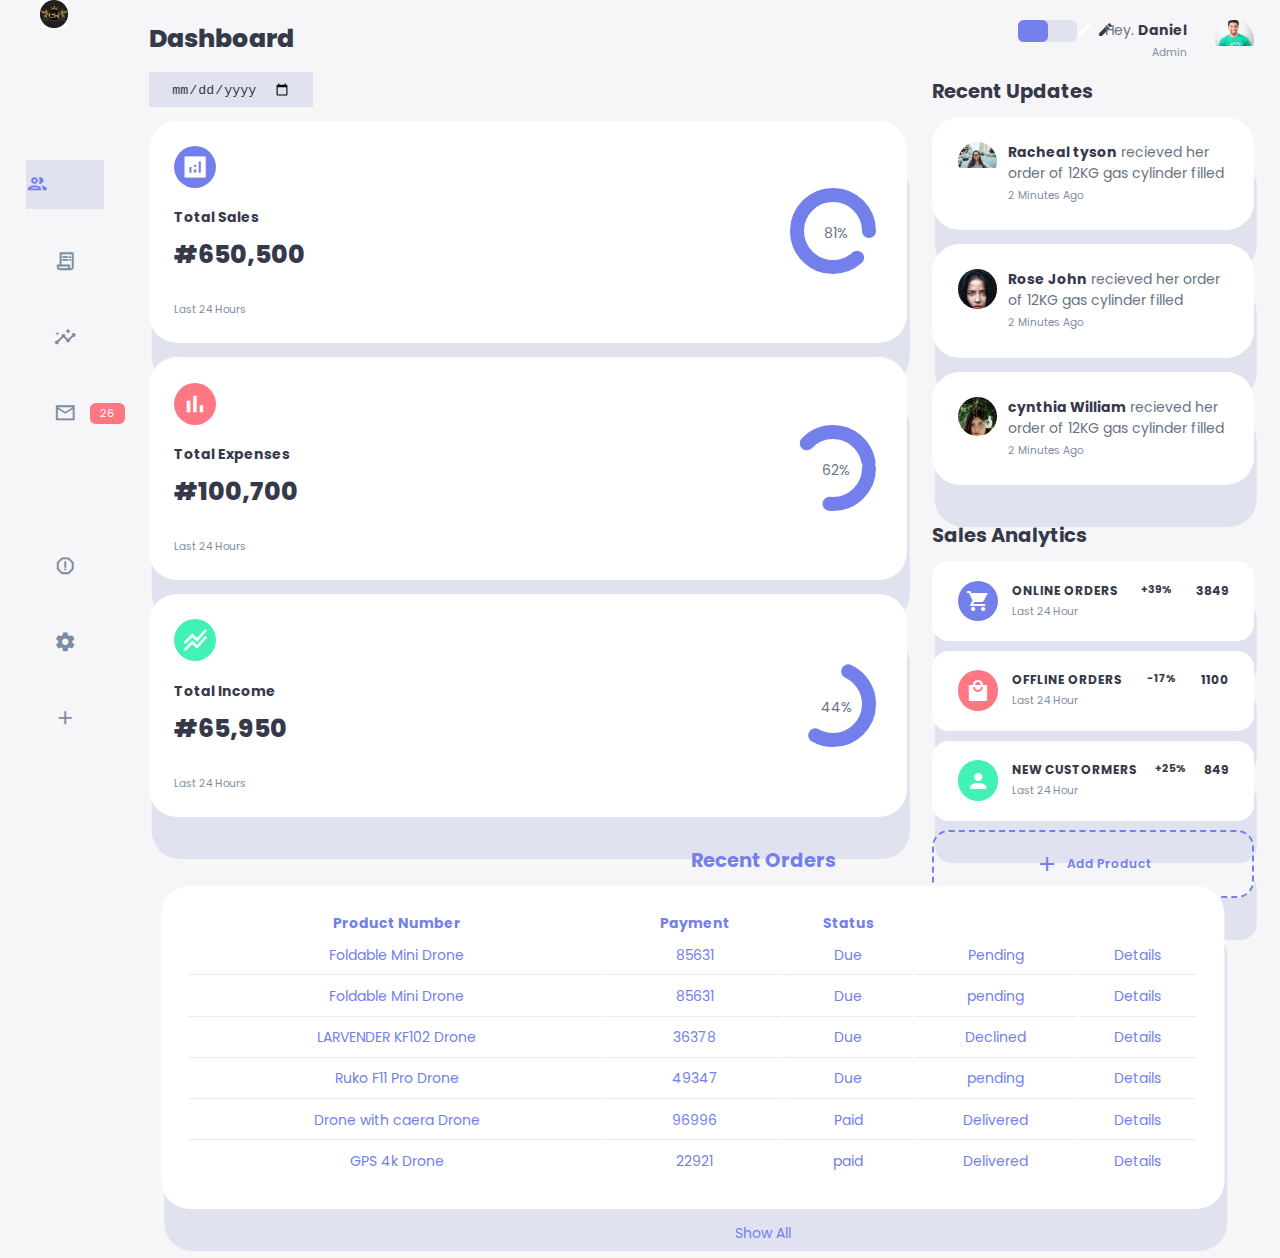
<file: admin.html>
<!DOCTYPE html>
<html lang="en">
<head>
    <meta charset="UTF-8">
    <meta name="viewport" content="width=device-width, initial-scale=1.0">
    <title>Admin</title>
    <!---material icon-->
    <link href="https://fonts.googleapis.com/icon?family=Material+Icons+Sharp"
      rel="stylesheet">
      <!--css link -->
    <link rel="stylesheet" href="styles.css">

    <!--favicon-->
    <link rel="/apple-touch-icon" sizes="180x180" href="/New Folder/apple-touch-icon.png" />
    <link rel="icon" type="image/png" sizes="32x32" href="/New Folder/favicon-32x32.png" />
    <link rel="icon" type="image/png" sizes="16x16" href="/New Folder/favicon-16x16.png" />
    <link rel="manifest" href="/New Folder/site.webmanifest" />
    <link rel="mask-icon" href="/New Folder/safari-pinned-tab.svg" color="#5bbad5" />
    <meta name="msapplication-TileColor" content="#da532c" />
    <meta name="theme-color" content="#ffffff" />
</head>
<body>

    <div class="container">
        <aside>
            <div class="top">
                <div class="logo">
                    <img src="images/img.jpg" alt="">
                    <h2>Christo <span class="danger">Admin</span></h2>

                </div>
                  <div class="close" id="close-btn">
                    <span class="material-icons-sharp">close</span>

                  </div>
            </div>
            <div class="sidebar">
                <a href="#">
                    <span class="material-icons-sharp">grid_view</span>
                    <h3>Dashboard</h3>
                </a>

                <a href="#"  class="active">
                   <span class="material-icons-sharp">people_outline</span>
                    <h3>Custormers</h3>
                </a>
                <a href="#">
                    <span class="material-icons-sharp">receipt_long</span>
                    <h3>Orders</h3>
                </a>
                
                <a href="#">
                    <span class="material-icons-sharp">insights</span>
                    <h3>Analytics</h3>
                </a>
                
                <a href="#">
                    <span class="material-icons-sharp">mail_outline</span>
                    <h3>Messages</h3>
                    <span class="message-count">26</span>
                </a>
                <a href="#">
                    <span class="material-icons-sharp">inventory</span>
                    <h3>Products</h3>
                </a>
                <a href="#">
                    <span class="material-icons-sharp">report_gmailerrorred</span>
                    <h3>Reports</h3>
                </a>
                <a href="#">
                    <span class="material-icons-sharp">settings</span>
                    <h3>Settings</h3>
                    </a>
                    <a href="#">
                    <span class="material-icons-sharp">add</span>
                    <h3>Add Product</h3>
                </a>
                <a href="#">
                    <span class="material-icons-sharp">logout</span>
                    <h3>Logout</h3>
                    </a>
            </div>
        </aside>

        <!--END OF ASIDE-->

        <main>
            <h1>Dashboard</h1>

            <div class="date">
                <input type="date">
            </div>
            <div class="insights">
                <div class="sales">
                   <span class="material-icons-sharp">analytics</span> 
                   <div class="middle">
                    <div class="left">
                        <h3>Total Sales</h3>
                        <h1>#650,500</h1>

                    </div>
                    <div class="progress">
                        <svg>
                            <circle cx="38" cy="38" r="36"></circle>
                        </svg>

                        <div class="number">
                            <p>81%</p>
                        </div>

                    </div>
                   </div>
                   <small class="text-muted">Last 24 Hours</small>
                </div>
                     <!--END OF SALES-->

                     <div class="expenses">
                   <span class="material-icons-sharp">bar_chart</span> 
                   <div class="middle">
                    <div class="left">
                        <h3>Total Expenses</h3>
                        <h1>#100,700</h1>

                    </div>
                    <div class="progress">
                        <svg>
                            <circle cx="38" cy="38" r="36"></circle>
                        </svg>

                        <div class="number">
                            <p>62%</p>
                        </div>

                    </div>
                   </div>
                   <small class="text-muted">Last 24 Hours</small>
                </div>
                     <!--END OF EXPENSES-->
                     <div class="income">
                   <span class="material-icons-sharp">stacked_line_chart</span> 
                   <div class="middle">
                    <div class="left">
                        <h3>Total Income</h3>
                        <h1>#65,950</h1>

                    </div>
                    <div class="progress">
                        <svg>
                            <circle cx="38" cy="38" r="36"></circle>
                        </svg>

                        <div class="number">
                            <p>44%</p>
                        </div>

                    </div>
                   </div>
                   <small class="text-muted">Last 24 Hours</small>
                </div>
                </div>
                
                     <!--END OF INCOME-->
                     <!--ENd OF INSIGHTS-->
         <div class="recent-orders">
         <h2>Recent Orders</h2>
         <table>
            <thead>
                <tr>
                  <th>Product Name</th>
                  <th>Product Number</th>
                  <th>Payment</th>
                  <th>Status</th>
                  <th></th>
                </tr>
            </thead>

            <tbody>
                <tr>
                    <td>Foldable Mini Drone</td>
                    <td>85631</td>
                    <td>Due</td>
                    <td class="warning">Pending</td>
                    <td class="primary">Details</td>
                </tr>
                  
            </tbody>
         </table>
         <a href="#">Show All</a>


                
                        
            
      
           
    </div>

    
         


        </main>


        <!--end of main-->
        <div class="right">
            <div class="top">
                <button id="menu-btn">
                    <span class="material-icons-sharp">menu</span>

                </button>
                <div class="theme-toggler">
                    <span class="material-icons-sharp active">light_mode</span>
                    <span class="material-icons-sharp">dark_mode</span>
                </div>
                <div class="profile">
                    <div class="info">
                        <p>Hey. <b>Daniel</b></p>
                        <small class="text-muted">Admin</small>

                    </div>
                    <div class="profile-photo">
                        <img src="images/profile 6.jpeg" alt="">
                    </div>
                </div>
            </div>
            <!----end of top-->
            <div class="recent-updates ">
                <h2>Recent Updates</h2>
                <div class="updates  ups">
                    <div class="update">
                        <div class="profile-photo">
                            <img src="images/profile 5.jpeg" alt="">
                        </div>
                        <div class="message">
                            <p><b>Racheal tyson</b> recieved her order of 12KG gas cylinder filled</p>
                            <small class="text-muted">2 Minutes Ago</small>
                        </div>
                    </div>

                      <div class="recent-updates">
                
                <div class="updates ups">
                    <div class="update">
                        <div class="profile-photo">
                            <img src="images/profile 4.jpeg" alt="">
                        </div>
                        <div class="message">
                            <p><b>Rose John</b> recieved her order of 12KG gas cylinder filled</p>
                            <small class="text-muted">2 Minutes Ago</small>
                        </div>
                    </div>
                      <div class="recent-updates">
                
                  <div class="updates ups">
                    <div class="update">
                        <div class="profile-photo">
                            <img src="images/profile 3.jpeg" alt="">
                        </div>
                        <div class="message">
                            <p><b>cynthia William</b> recieved her order of 12KG gas cylinder filled</p>
                            <small class="text-muted">2 Minutes Ago</small>
                        </div>
                    </div>
                </div>
            </div>
            <!-------end of recent updates-->

            <div class="sales-analytics">
                <h2>Sales Analytics</h2>
                <div class="item online">
                    <div class="icon">
                        <span class="material-icons-sharp">shopping_cart
                      </span>
                    </div>
                    <div class="right">
                        <div class="info">
                            <h3>ONLINE ORDERS</h3>
                        <small class="text-muted">Last 24 Hour</small>
                        </div>
                        <h5 class="success">+39%</h5>
                        <h3>3849</h3>
                    </div>

                </div>
                <div class="item offline">
                    <div class="icon ">
                        <span class="material-icons-sharp">local_mall
                    </span>                   
                    </div>
                    <div class="right">
                        <div class="info">
                            <h3>OFFLINE ORDERS</h3>
                        <small class="text-muted">Last 24 Hour</small>
                        </div>
                        <h5 class="danger">-17%</h5>
                        <h3>1100</h3>
                    </div>

                </div>
                <div class="item custormers">
                    <div class="icon">
                        <span class="material-icons-sharp">person
                       </span>
                    </div>
                    <div class="right">
                        <div class="info">
                            <h3>NEW CUSTORMERS</h3>
                        <small class="text-muted">Last 24 Hour</small>
                        </div>
                        <h5 class="success">+25%</h5>
                        <h3>849</h3>
                    </div>
                   
                </div>
                 <div class="item add-product">
                    <div>
                         <span class="material-icons-sharp">add</span>
                               <h3>Add Product</h3>
                    </div>
                    </div>
                    </div>


            </div>
        </div>



        </div>


        <script src="/orders.js"></script>
        <script src="/admin.js"></script>
        




        
        
      


    
</body>
</html>
</file>
<file: styles.css>
@import url('https://fonts.googleapis.com/css2?family=Berkshire+Swash&family=Poppins:ital,wght@0,300;0,400;0,500;0,600;0,700;0,800;1,800&family=Roboto:wght@500&display=swap');


:root{
    --color-primary:#7380ec;
    --color-danger:#ff7782;
    --color-success:#41f1b6;
    --color-warning:#ffbb55;
    --color-white:#fff;
    --color-info-dark:#7d8da1;
    --color-info-light:#dce1eb;
    --color-dark:#363949;
    --color-light:rgba(132, 139, 200, 0.18);
    --color-primary-variant:#111e88;
    --color-dark-variant:#677483;
    --color-background:#f6f6f9;
     --dark-orange: hsl(28, 100%, 58%);


    --card-border-radius:2rem;
    --border-radius-1:0.4rem;
    --border-radius-2:0.8rem;
    --border-radius-3:1.2rem;

    --card-padding:1.8rem;
    --padding-1:1.2rem;
    --box-shadow:0.2rem 3rem var(--color-light);

}


/*======dark theme variables*/

.dark-theme-variables{
    --color-background:#181a1e;
    --color-white:#202528;
    --color-dark:#edeffd;
    --color-dark-variant:#a3bdcc;
    --color-light:rgba(0,0,0, 0.4);
    --box-shadow:0 2rem 3rem var(--color-light);
}


*{
    margin: 0;
    padding: 0;
    outline: 0;
    appearance: none;
    border: 0;
    text-decoration: none;
    list-style: none;
    box-sizing: border-box;
}

html{
    font-size: 14px;

}

body{
    width: 100vw;
    height: 100vh;
    font-family: poppins,sans-serif;
    font-size: o.88rem;
    background: var(--color-background);
    user-select: none;
    overflow-x: hidden;
    color: var(--color-dark);
}

.container{
    display: grid;
    width: 96%;
    margin: 0 auto;
    gap: 1.8rem;
    grid-template-columns: 14rem auto 23rem;
}

a{
    color: var(--color-dark);
}

img{
    display: block;
    width: 100%;
}

h1{
    font-weight: 800;
    font-size: 1.8rem;
}

h2{
    font-size: 1.4rem;
    
}

h3{
    font-size: 0.87rem;
}

h4{
    font-size: 0.8rem;
}

h5{
    font-size: 0.77rem;
}

small{
    font-size: 0.75rem; 
}

.profile-photo{
    width: 2.8rem;
    height: 2.8rem;
    border-radius: 58%;
    overflow: hidden;
}

.text-muted{
    color:var(--color-info-dark);
}
p{
    color: var(--color-dark-variant);
}

b{
    color:var(--color-dark);
}

.primary{
    color:(--color-primary);
}

.danger{
    color:(--color-danger);
}

.warning{
    color:(--color-warning);
}

aside{
    height: 100vh;
    
}
aside.top{
    background: white;
    display: flex;
    align-items: center;
    justify-content: space-between;
    margin-top: 1.4rem;
}

aside .logo{
    display: flex;
    gap: 0.8rem;
}

aside .logo img{
    width: 2rem;
    height: 2rem;
}

aside .close{
    display: none;
    cursor: pointer;
}



/*----sidebar----*/

aside .sidebar{
    display:flex;
    flex-direction: column;
    height: 86vh;
    position: relative;
    top: 3rem;
}

aside .h3{
    font-weight: 500;
}

aside .sidebar a{
    display: flex;
    
    color:var(--color-info-dark);
    margin-left: 2rem;
    gap: 1rem;
    align-items: center;
    position: relative;
    height: 3.7rem;
    transition: all 300ms ease;
}



aside .sidebar a span{
    font-size: 1.6rem;
    transition: all 300ms ease;
}

aside .sidebar a:last-child{
    position: absolute;
    bottom: 2rem;
    width: 100%;
}

aside .sidebar a.active{
    background: var(--color-light);
    color: var(--color-primary);
    margin-left: 0;
}

aside.sidebar a.active:before{
    content: "";
    width: 6px;
    height:100% ;
    background: var(--color-primary);
}


aside .sidebar a.active span{
    color: var(--color-primary);
    margin-left: calc(1rem-3px);

}

aside .sidebar a:hover{
    color: var(--color-primary);

}


aside .sidebar a:hover span{
       margin-left: 1rem;
}

aside .sidebar .message-count{
    background: var(--color-danger);
    color: var(--color-white);
    padding: 2px 10px;
    font-size: 11px;
    border-radius: var(--border-radius-1);
}


main{
    margin-top: 1.4rem;

}
main .date{
    display: inline-block;
    background: var(--color-light);
    margin-top: 1rem;
    padding: 0.5rem 1.6rem;
}


main .date input[type="date"]{
    background: transparent;
    color: var(--color-dark);

}

main .insights{
    display: grid;
    grid-template-columns: repeat(3, 1fr);
    gap:1.6rem
}

main .insights > div{
    background: var(--color-white);
    padding: var(--card-padding);
    border-radius:var(--card-border-radius);
    margin-top: 1rem;
    box-shadow: var(--box-shadow);
    transition: all 300ms ease;
}

main .insights > div:hover {
    box-shadow: none;
}

main .insights > div span {
    background:var(--color-primary);
    padding: 0.5rem;
    border-radius: 50%;
    color: var(--color-white);
    font-size: 2rem;
}

main .insights > div.expenses span{
    background: var(--color-danger);
}

main .insights > div.income span{
    background: var(--color-success);
}

main .insights > div .middle{
    display: flex;
    align-items: center;
    justify-content: space-between;
}

main .insights h3{
    margin: 1rem 0 0.6rem;
    font-size: 1rem;
}

main .insights .progress{
    position: relative;
    width:92px;
    height: 92px;
    border-radius:50%;
}

main .insights svg{
    width: 7rem;
    height: 7rem;
}

main .insights svg circle{
    fill: none;
    stroke: var(--color-primary);
    stroke-width: 14;
    stroke-linecap: round;
    transform: translate(5px, 5px);
    stroke-dasharray: 110;
    stroke-dashoffset: 92;
}

main .insights .sales svg circle{
    stroke-dasharray: 200;
    stroke-dashoffset: -30;
}

main .insights .expenses svg circle{
    stroke-dasharray: 80;
    stroke-dashoffset: 20;
}

main .insights .income svg circle{
    stroke-dasharray: 110;
    stroke-dashoffset: 35;
}

main .insights .progress .number{
    position: absolute;
    top: 0;
    left: 0;
    height: 100%;
    width: 100%;
    display: flex;
    justify-content: center;
    align-items: center;
}

main .insights small{
    margin-top: 1.6rem;
    display: block;
}

/*==========RECENT ORDERS=====*/

main .recent-orders{
    margin-top: 5rem;
}

main .recent-orders h2 {
    margin-bottom: 0.8rem;
}

main .recent-orders table{
    background: var(--color-white);
    width: 100%;
    border-radius: var(--card-border-radius);
    padding: var(--card-padding);
    text-align: center;
    box-shadow: var(--box-shadow);
    transition: all 300ms ease;

}

main .recent-orders table:hover{
    box-shadow: none;
}

main table tbody td {
    height: 2.8rem;
    border-bottom: 1px solid var(--color-light);

}

main table tbody tr:last-child td {
    border: none;

}

main .recent-orders, a{
    text-align: center;
    display: block;
    margin: 1rem auto;
    color: var(--color-primary);
}
 /*------RIGHT---*/

 .right{
    margin-top: 1.4rem;
 }

 .right .top{
    display: flex;
    justify-content: end;
    gap: 2rem;
    
 }

 .right .top button{
    display: none;
 }

 .right .theme-toggler{
    background: var(--color-light);
    display: flex;
    justify-content: space-between;align-items: center;
    height: 1.6rem;
    width: 4.2rem;
    cursor: pointer;
    border-radius: var(--border-radius-1);
 }

 .right .theme-toggler span{
    font-size: 1.2rem;
    width: 50%;
    height: 100%;
    display: flex;
    align-items: center;
    justify-content: center;
 }


 .right .theme-toggler span.active{
    background: var(--color-primary);
    color: white;
    border-radius: var(--border-radius-1);
 }

.right .top .profile{
    display: flex;
    gap: 2rem;
    text-align: right;
}
/*========recent updates===*/

.right .recent-updates{
    margin-top: 1rem;
}
.right .recent-updates h2 {
    margin-bottom: 0.8rem;
}

.right .recent-updates .ups .update {
 background: var(--color-white);
 padding: var(--card-padding);
 border-radius: var(--card-border-radius);
 box-shadow: var(--box-shadow);
 transition: all 300ms ease;
}

.right .recent-updates .ups .update:hover{
    box-shadow: none;
}

.right .recent-updates .ups .update{
    display: grid;
    grid-template-columns: 2.6rem auto;
    gap: 1rem;
    margin-bottom: 1rem;
}

/*=======sales analytics=====*/

.right .sales-analytics{
    margin-top: 2.5rem;
}

.right .sales-analytics h2{
    margin-bottom: 0.8rem;
}

.right .sales-analytics .item{
    background: var(--color-white);
    display: flex;
    align-items: center;
    gap: 1rem;
    margin-bottom: 0.7rem;
    padding: 1.4rem var(--card-padding);
    border-radius: var(--border-radius-3);
    box-shadow: var(--box-shadow);
    transition: all 300ms ease;
}

.right .sales-analytics .item:hover{
    box-shadow: none;
}

.right .sales-analytics .item .right{
    display: flex;
    justify-content: space-between;
    align-items: start;
    margin: 0;
    width: 100%;
}

.right .sales-analytics .item .icon{
    padding: 0.6rem;
    color: var(--color-white);
    border-radius: 50%;
    background: var(--color-primary);
    display: flex;
}

.right .sales-analytics .item.offline .icon{
    background: var(--color-danger);
}

.right .sales-analytics .item.custormers .icon{
    background: var(--color-success);
}

.right .sales-analytics  .add-product{
    background-color: transparent;
    border: 2px dashed var(--color-primary);
    color: var(--color-primary);
    display: flex;
    align-items: center;
    justify-content: center;
}

.right .sales-analytics  .add-product:hover{
    background: var(--color-primary);
    color: white;
}

.right .sales-analytics  .add-product div{
    display: flex;
    align-items: center;
    gap: 0.6rem;
}

.right .sales-analytics  .add-product div h3{
    font-weight: 600;
}


/*========MEDIA QUERIES=====*/

@media screen and (max-width:1280px){
    .container{
        grid-template-columns: 7rem auto 23rem;
        
    }

    aside .logo{
        margin-left: 1rem;
    }

    aside .logo h2{
        display: none;
    }
    aside .sidebar h3 {
        display: none;
    }

    aside .sidebar a{
        width: 5.6rem;

    }
    aside .sidebar a:last-child{
        position: relative;
        margin-top: 1.8rem;
    }

    main .insights{
        grid-template-columns: 1fr;
        gap: 0;
    }

    main .recent-orders{
        width: 94%;
        position: absolute;
        left: 50%;
        transform: translateX(-50%);
        margin: 2rem 0 0 8.8rem;
    }

    main .recent-orders table{
        width: 83vw;
    }

    main table thead tr th:last-child, 
    main table thead tr th:first-child{
        display: none;
    }

    main table tbody tr th:last-child, 
    main table tbody tr th:first-child{
        display: none;

    }

    
}


/*==========small screen=====*/

@media screen and (max-width:768px){
    .container{
        width: 100%;
        grid-template-columns: 1fr;

    }

    aside{
        position: fixed;
        left: -100%;
        background: var(--color-white);
        left: 0;
        width: 18rem;
        z-index: 3;
        box-shadow: 1rem 3rem 4rem var(--color-white);
        height: 100vh;
        padding-right: var(--card-padding);
        display: inline-block;
        animation: showMenu 400ms ease forwards;
    }

    @keyframes showMenu{
    to{
     left: 0;
    }
}

     aside .logo{
        margin-left: 1rem;
    }

    aside .logo h2{
        display: inline;
    }
    aside .sidebar h3 {
        display: inline;
    }

    aside .sidebar a{
        width: 100%;
        height: 3.4rem;

    }

    aside .sidebara:last-child{
        position: absolute;
        bottom: 5rem;
    }

    aside .close{
        display:inline-block;
        cursor: pointer;
    }

    main{
        margin-top: 8rem;
        padding: 0 1rem;
    }

    main .recent-orders{
        position: relative;
        margin: 3rem 0 0 0;
        width: 100%;
    }

    main .recent-orders table{
        width: 100%;
        margin: 0;
    }

    .right{
        width: 94%;
        margin: 0 auto 4rem;
    }

    .right .top{
        position: fixed;
        top: 0;
        left: 0;
        align-items: center;
        padding: 0 0.8rem;
        height: 4.6rem;
        background: var(--color-white);
        width: 100%;
        margin: 0;
        z-index: 2;
        box-shadow: 0 1rem 1rem var(--color-light);

    }
    .right .top .theme-toggler{
        width: 4.4rem;
        position: absolute;
        left: 66%;
    }

    .right .profile .info{
        display: none;
    }

    .right .top .button{
        display: inline-block;
        background: transparent;
        cursor: pointer;
        color: var(--color-dark);
        position: absolute;
        left: 1rem;
    }

    .right .top .button span{
        font-size: 2rem;
    }




}
</file>
